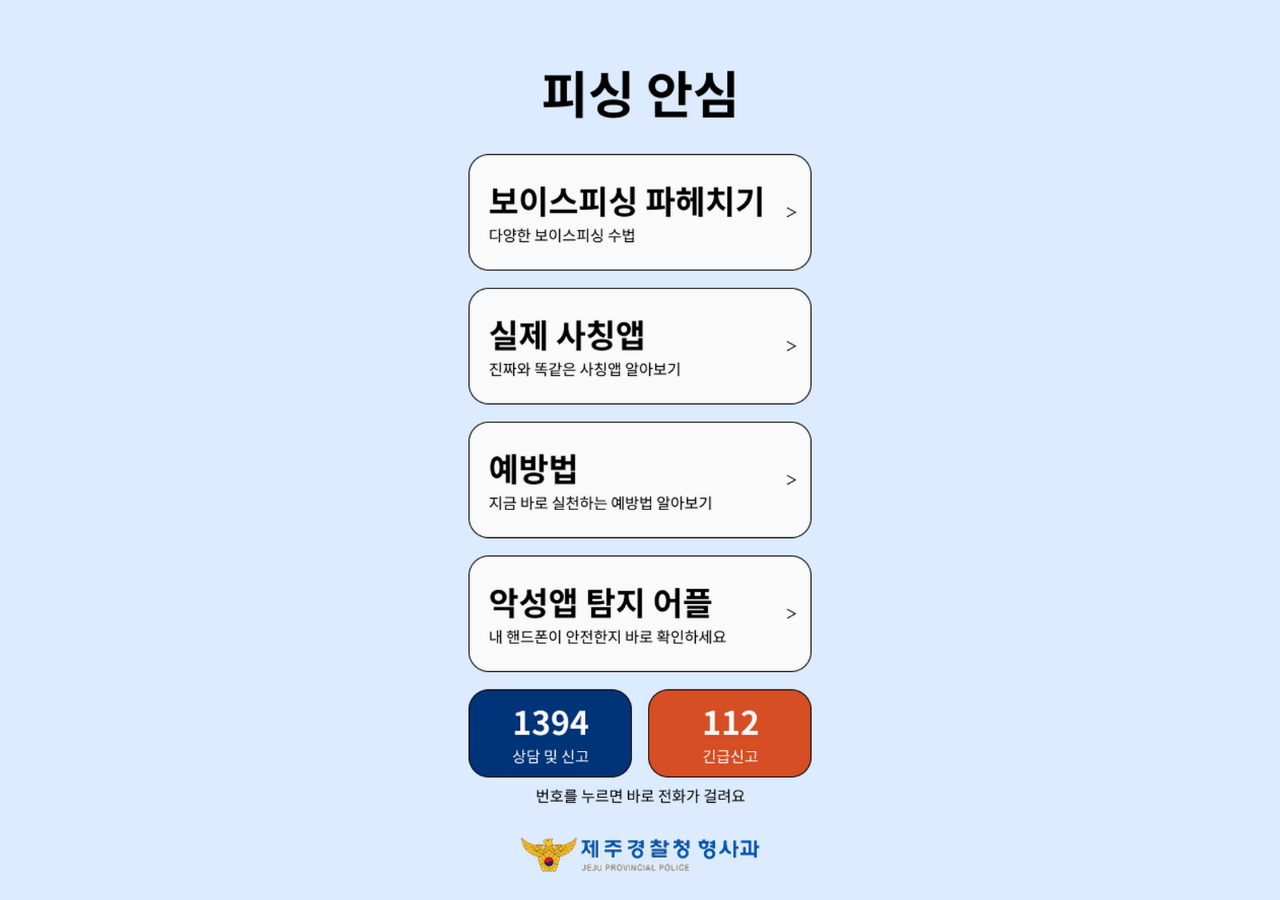
<file: index.html>
<!DOCTYPE html>
<html lang="ko">
<head>
<meta charset="UTF-8">
<meta name="viewport" content="width=device-width, initial-scale=1, maximum-scale=1, viewport-fit=cover">
<title>피싱안심</title>
<meta name="description" content="고령층을 위한 보이스피싱 예방 음성 안내 서비스">
<meta name="theme-color" content="#003478">
<link rel="manifest" href="manifest.json">
<link rel="icon" href="assets/icons/icon-192.png">
<link rel="apple-touch-icon" href="assets/icons/icon-180.png">
<link rel="stylesheet" href="css/style.css?v=20">
</head>
<body>
<div class="screen">
  <div class="screen-shot-wrap">
    <img id="shotImg" src="assets/screens/index.png?v=20" alt="피싱 안심">
    <div class="hotspot-layer" id="hotspotLayer">
      <a class="hotspot" style="left:7.96%;top:16.70%;width:84.08%;height:13.04%" href="types.html" aria-label="보이스피싱 파헤치기"></a>
      <a class="hotspot" style="left:7.96%;top:31.81%;width:84.08%;height:13.04%" href="fake-apps.html" aria-label="실제 사칭앱"></a>
      <a class="hotspot" style="left:7.96%;top:46.91%;width:84.08%;height:13.04%" href="prevention.html" aria-label="예방법"></a>
      <a class="hotspot" style="left:7.96%;top:62.01%;width:84.08%;height:13.04%" href="detect-apps.html" aria-label="악성앱 탐지 어플"></a>
      <a class="hotspot" style="left:8.21%;top:77.23%;width:39.55%;height:9.73%" href="tel:1394" aria-label="1394 상담 및 신고"></a>
      <a class="hotspot" style="left:52.24%;top:77.23%;width:39.55%;height:9.73%" href="tel:112" aria-label="112 긴급신고"></a>
    </div>
  </div>
</div>

<script src="js/app.js?v=20"></script>
<script>
  syncHotspotLayer(document.getElementById('shotImg'), document.getElementById('hotspotLayer'));
</script>
</body>
</html>
</file>
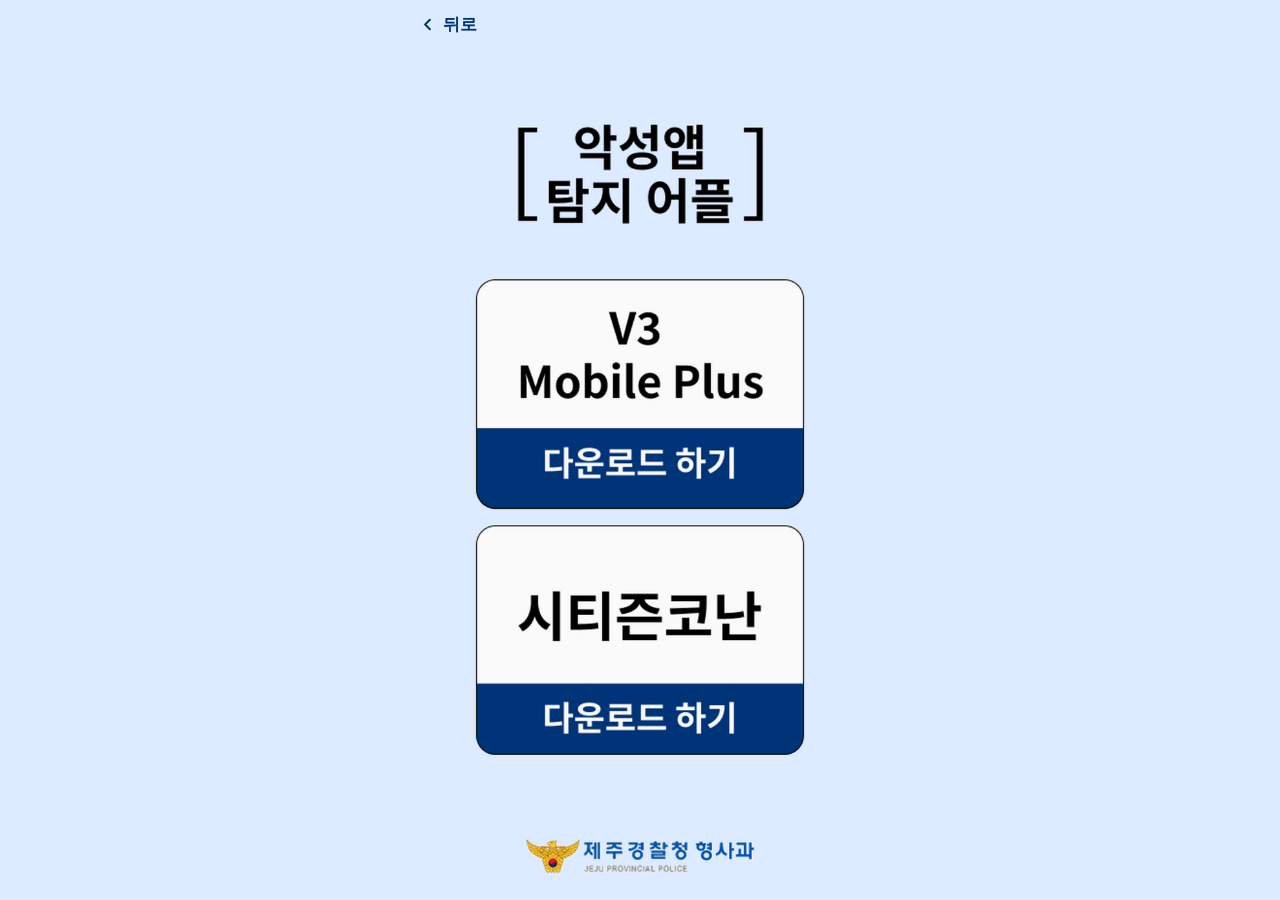
<file: detect-apps.html>
<!DOCTYPE html>
<html lang="ko">
<head>
<meta charset="UTF-8">
<meta name="viewport" content="width=device-width, initial-scale=1, maximum-scale=1, viewport-fit=cover">
<title>악성앱 탐지 어플 - 피싱안심</title>
<meta name="theme-color" content="#003478">
<link rel="manifest" href="manifest.json">
<link rel="icon" href="assets/icons/icon-192.png">
<link rel="stylesheet" href="css/style.css?v=20">
</head>
<body>
<div class="screen">
  <div class="topbar">
    <a class="back-btn" href="index.html">
      <svg viewBox="0 0 24 24" fill="none" stroke="currentColor" stroke-width="2.5" stroke-linecap="round" stroke-linejoin="round"><path d="M15 18l-6-6 6-6"/></svg>
      뒤로
    </a>
  </div>

  <div class="screen-shot-wrap">
    <img id="shotImg" src="assets/screens/detect-apps.png?v=20" alt="악성앱 탐지 어플">
    <div class="hotspot-layer" id="hotspotLayer">
      <a class="hotspot" style="left:8.21%;top:45.42%;width:83.33%;height:9.27%" href="https://play.google.com/store/apps/details?id=com.ahnlab.v3mobileplus&hl=ko" target="_blank" rel="noopener" aria-label="V3 Mobile Plus 다운로드"></a>
      <a class="hotspot" style="left:8.21%;top:75.51%;width:83.33%;height:8.12%" href="https://play.google.com/store/apps/details?id=com.infinigru.phishingeyes.premium&hl=ko" target="_blank" rel="noopener" aria-label="시티즌코난 다운로드"></a>
    </div>
  </div>
</div>
<script src="js/app.js?v=20"></script>
<script>
  syncHotspotLayer(document.getElementById('shotImg'), document.getElementById('hotspotLayer'));
</script>
</body>
</html>
</file>
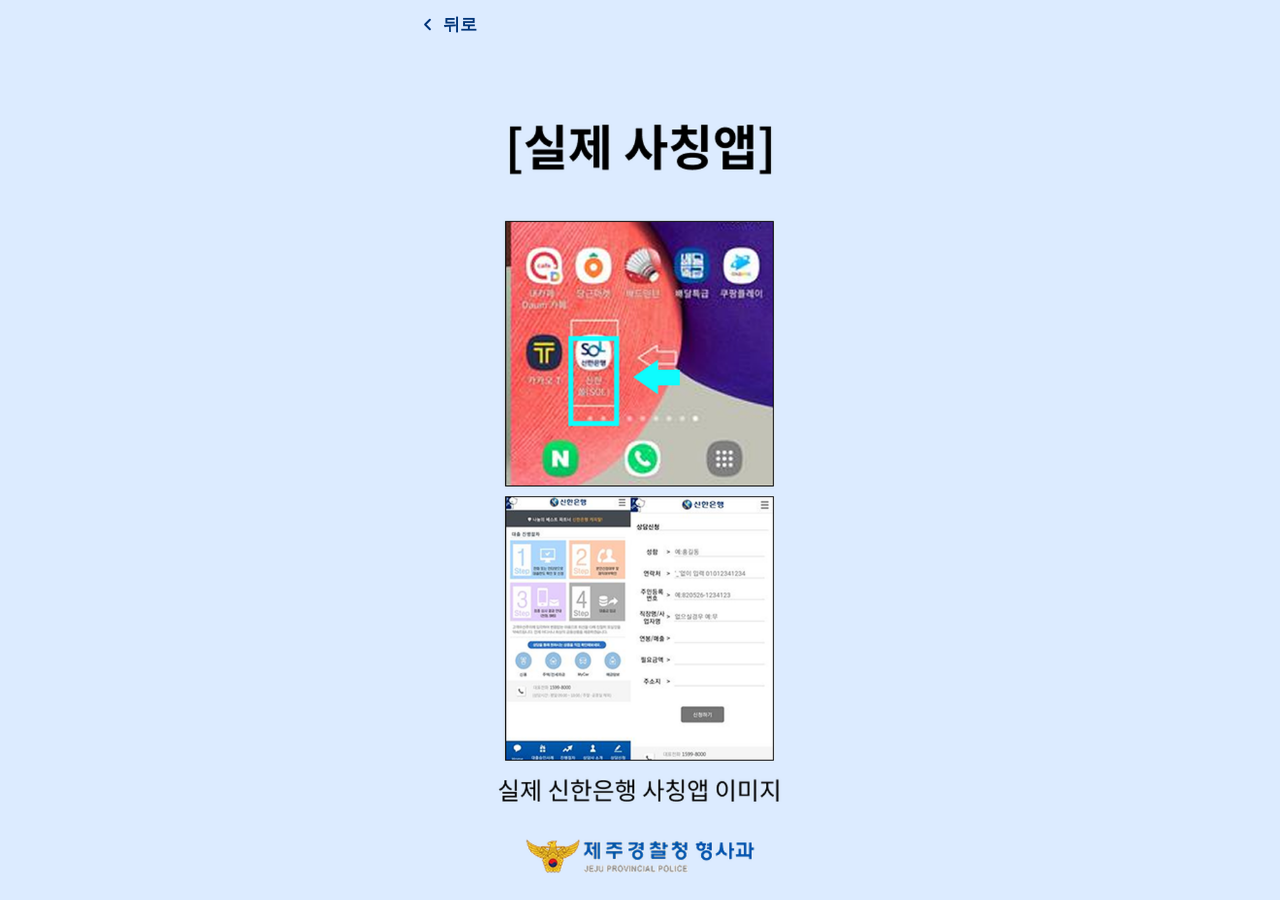
<file: fake-apps.html>
<!DOCTYPE html>
<html lang="ko">
<head>
<meta charset="UTF-8">
<meta name="viewport" content="width=device-width, initial-scale=1, maximum-scale=1, viewport-fit=cover">
<title>실제 사칭앱 - 피싱안심</title>
<meta name="theme-color" content="#003478">
<link rel="manifest" href="manifest.json">
<link rel="icon" href="assets/icons/icon-192.png">
<link rel="stylesheet" href="css/style.css?v=20">
</head>
<body>
<div class="screen">
  <div class="topbar">
    <a class="back-btn" href="index.html">
      <svg viewBox="0 0 24 24" fill="none" stroke="currentColor" stroke-width="2.5" stroke-linecap="round" stroke-linejoin="round"><path d="M15 18l-6-6 6-6"/></svg>
      뒤로
    </a>
  </div>

  <div class="screen-shot-wrap">
    <img src="assets/screens/fake-apps.png?v=20" alt="실제 사칭앱 - 실제 신한은행 사칭앱 이미지">
  </div>
</div>
<script src="js/app.js?v=20"></script>
</body>
</html>
</file>
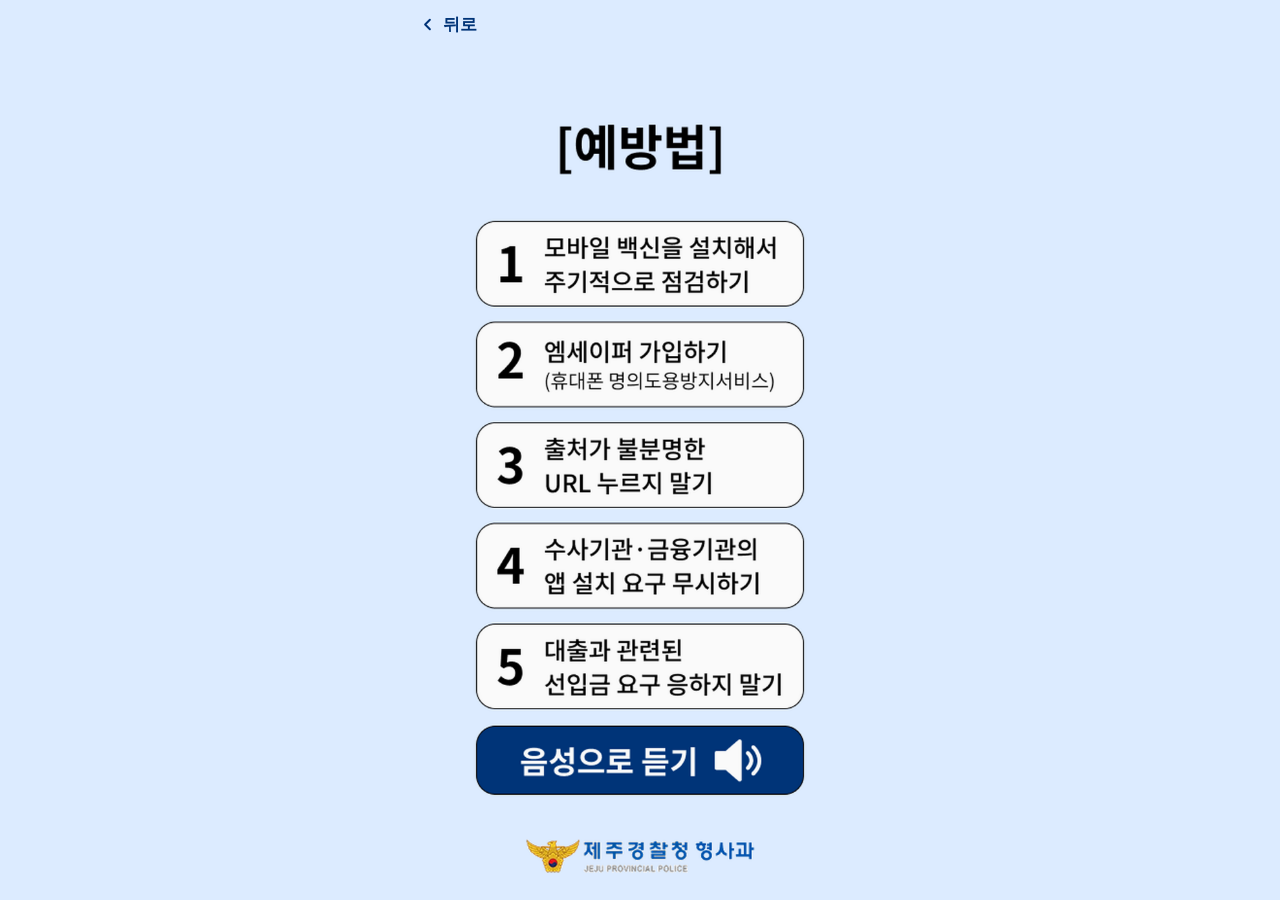
<file: prevention.html>
<!DOCTYPE html>
<html lang="ko">
<head>
<meta charset="UTF-8">
<meta name="viewport" content="width=device-width, initial-scale=1, maximum-scale=1, viewport-fit=cover">
<title>예방법 - 피싱안심</title>
<meta name="theme-color" content="#003478">
<link rel="manifest" href="manifest.json">
<link rel="icon" href="assets/icons/icon-192.png">
<link rel="stylesheet" href="css/style.css?v=20">
</head>
<body>
<div class="screen">
  <div class="topbar">
    <a class="back-btn" href="index.html">
      <svg viewBox="0 0 24 24" fill="none" stroke="currentColor" stroke-width="2.5" stroke-linecap="round" stroke-linejoin="round"><path d="M15 18l-6-6 6-6"/></svg>
      뒤로
    </a>
  </div>

  <div class="screen-shot-wrap">
    <img id="shotImg" src="assets/screens/prevention.png?v=20" alt="예방법">
    <div class="hotspot-layer" id="hotspotLayer">
      <button class="hotspot" style="left:8.21%;top:80.55%;width:83.33%;height:7.78%" data-audio="assets/audio/prevention-desc.mp3" data-status-for="playStatus" aria-label="예방법 음성으로 듣기"></button>
    </div>
  </div>

  <p class="play-status" id="playStatus"></p>
</div>

<script src="js/app.js?v=20"></script>
<script>
  document.querySelectorAll('[data-audio]').forEach(setupAudioButton);
  syncHotspotLayer(document.getElementById('shotImg'), document.getElementById('hotspotLayer'));
</script>
</body>
</html>
</file>
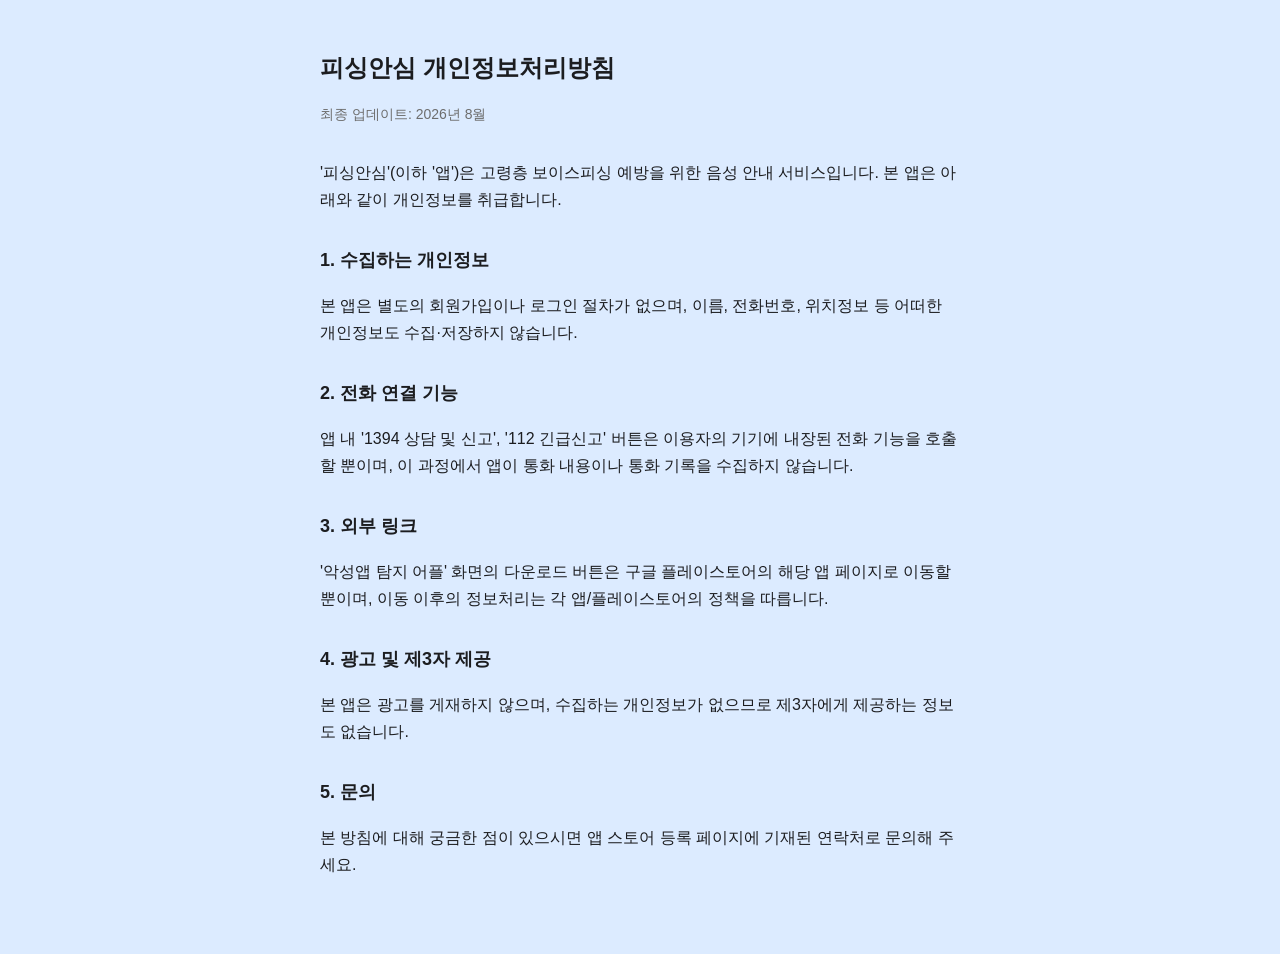
<file: privacy.html>
<!DOCTYPE html>
<html lang="ko">
<head>
<meta charset="UTF-8">
<meta name="viewport" content="width=device-width, initial-scale=1">
<title>개인정보처리방침 - 피싱안심</title>
<style>
  body{
    font-family: 'Noto Sans KR', 'Malgun Gothic', sans-serif;
    background:#DCEBFF; color:#1C1D20;
    max-width:640px; margin:0 auto; padding:32px 24px 60px;
    line-height:1.7; font-size:16px;
  }
  h1{ font-size:24px; margin-bottom:8px; }
  h2{ font-size:18px; margin-top:32px; }
  .updated{ color:#6d6d6d; font-size:14px; margin-bottom:32px; }
  a{ color:#003478; }
</style>
</head>
<body>
  <h1>피싱안심 개인정보처리방침</h1>
  <p class="updated">최종 업데이트: 2026년 8월</p>

  <p>'피싱안심'(이하 '앱')은 고령층 보이스피싱 예방을 위한 음성 안내 서비스입니다.
  본 앱은 아래와 같이 개인정보를 취급합니다.</p>

  <h2>1. 수집하는 개인정보</h2>
  <p>본 앱은 별도의 회원가입이나 로그인 절차가 없으며, 이름, 전화번호, 위치정보 등
  어떠한 개인정보도 수집·저장하지 않습니다.</p>

  <h2>2. 전화 연결 기능</h2>
  <p>앱 내 '1394 상담 및 신고', '112 긴급신고' 버튼은 이용자의 기기에 내장된
  전화 기능을 호출할 뿐이며, 이 과정에서 앱이 통화 내용이나 통화 기록을
  수집하지 않습니다.</p>

  <h2>3. 외부 링크</h2>
  <p>'악성앱 탐지 어플' 화면의 다운로드 버튼은 구글 플레이스토어의 해당 앱
  페이지로 이동할 뿐이며, 이동 이후의 정보처리는 각 앱/플레이스토어의
  정책을 따릅니다.</p>

  <h2>4. 광고 및 제3자 제공</h2>
  <p>본 앱은 광고를 게재하지 않으며, 수집하는 개인정보가 없으므로 제3자에게
  제공하는 정보도 없습니다.</p>

  <h2>5. 문의</h2>
  <p>본 방침에 대해 궁금한 점이 있으시면 앱 스토어 등록 페이지에 기재된
  연락처로 문의해 주세요.</p>
</body>
</html>
</file>
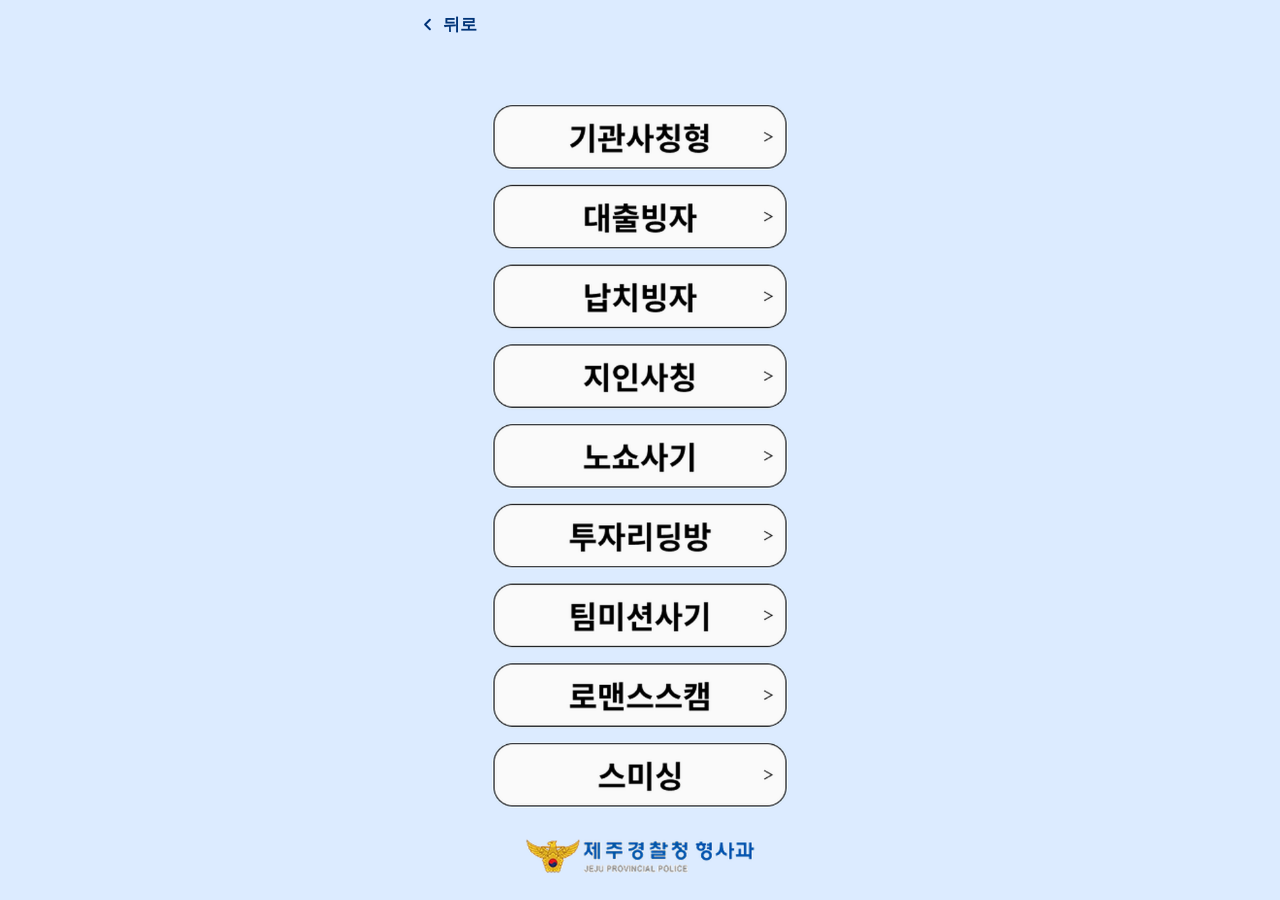
<file: types.html>
<!DOCTYPE html>
<html lang="ko">
<head>
<meta charset="UTF-8">
<meta name="viewport" content="width=device-width, initial-scale=1, maximum-scale=1, viewport-fit=cover">
<title>보이스피싱 파헤치기 - 피싱안심</title>
<meta name="theme-color" content="#003478">
<link rel="manifest" href="manifest.json">
<link rel="icon" href="assets/icons/icon-192.png">
<link rel="stylesheet" href="css/style.css?v=20">
</head>
<body>
<div class="screen">
  <div class="topbar">
    <a class="back-btn" href="index.html">
      <svg viewBox="0 0 24 24" fill="none" stroke="currentColor" stroke-width="2.5" stroke-linecap="round" stroke-linejoin="round"><path d="M15 18l-6-6 6-6"/></svg>
      뒤로
    </a>
  </div>

  <div class="screen-shot-wrap">
    <img id="shotImg" src="assets/screens/types.png?v=20" alt="보이스피싱 파헤치기 목록">
    <div class="hotspot-layer" id="hotspotLayer">
      <a class="hotspot" style="left:12.44%;top:7.44%;width:74.88%;height:7.32%" href="type.html?id=institution" aria-label="기관사칭형"></a>
      <a class="hotspot" style="left:12.44%;top:16.82%;width:74.88%;height:7.32%" href="type.html?id=loan" aria-label="대출빙자"></a>
      <a class="hotspot" style="left:12.44%;top:26.20%;width:74.88%;height:7.32%" href="type.html?id=kidnap" aria-label="납치빙자"></a>
      <a class="hotspot" style="left:12.44%;top:35.58%;width:74.88%;height:7.32%" href="type.html?id=acquaintance" aria-label="지인사칭"></a>
      <a class="hotspot" style="left:12.44%;top:44.97%;width:74.88%;height:7.32%" href="type.html?id=noshow" aria-label="노쇼사기"></a>
      <a class="hotspot" style="left:12.44%;top:54.35%;width:74.88%;height:7.32%" href="type.html?id=investment" aria-label="투자리딩방"></a>
      <a class="hotspot" style="left:12.44%;top:63.73%;width:74.88%;height:7.32%" href="type.html?id=teammission" aria-label="팀미션사기"></a>
      <a class="hotspot" style="left:12.44%;top:73.11%;width:74.88%;height:7.32%" href="type.html?id=romance" aria-label="로맨스스캠"></a>
      <a class="hotspot" style="left:12.44%;top:82.49%;width:74.88%;height:7.32%" href="type.html?id=smishing" aria-label="스미싱"></a>
    </div>
  </div>
</div>

<script src="js/app.js?v=20"></script>
<script>
  syncHotspotLayer(document.getElementById('shotImg'), document.getElementById('hotspotLayer'));
</script>
</body>
</html>
</file>
<file: css/style.css>
/* ===== 피싱안심 공통 스타일 ===== */
/* 모든 화면은 제공된 원본 디자인 이미지를 그대로 사용합니다.
   글씨체·크기·색상·간격은 이미지 자체에 포함되어 있으므로 별도로
   재현하지 않고, 그 위에 위치(%)만 지정한 투명 버튼을 얹어 동작하게 합니다. */

:root{
  --navy: #003478;
  --bg: #DCEBFF;
  --white: #ffffff;
  --safe-top: env(safe-area-inset-top, 0px);
  --safe-bottom: env(safe-area-inset-bottom, 0px);
}

*{ box-sizing: border-box; -webkit-tap-highlight-color: transparent; }

html,body{
  margin:0; padding:0;
  height: 100%;
  background: var(--bg);
  color: #1C1D20;
  font-family: 'Noto Sans KR', 'Malgun Gothic', 'Apple SD Gothic Neo', sans-serif;
  -webkit-font-smoothing: antialiased;
  overflow: hidden;
  overscroll-behavior: none;
}

body{
  height: 100vh;
  height: 100dvh;
}

.screen{
  max-width: 480px;
  margin: 0 auto;
  height: 100%;
  padding: calc(6px + var(--safe-top)) 0 calc(8px + var(--safe-bottom));
  display: flex;
  flex-direction: column;
  overflow: hidden;
}

/* 상단 뒤로가기 바 - 이미지 위가 아니라 배경색 위 별도 영역이라
   원본 디자인을 건드리지 않습니다 */
.topbar{
  display: flex;
  align-items: center;
  min-height: 36px;
  flex-shrink: 0;
  padding: 0 18px;
}
.back-btn{
  display: inline-flex;
  align-items: center;
  gap: 6px;
  background: none;
  border: none;
  color: var(--navy);
  font-size: 17px;
  font-weight: 700;
  font-family: inherit;
  padding: 6px 10px 6px 0;
  cursor: pointer;
  text-decoration: none;
}
.back-btn:active{ opacity: 0.6; }
.back-btn svg{ width: 19px; height: 19px; }

/* 원본 이미지 + 투명 버튼 오버레이 - 화면 높이에 맞춰 축소되며(스크롤 없음),
   버튼 위치는 JS가 실제 이미지 렌더링 박스에 맞춰 매번 정렬합니다 */
.screen-shot-wrap{
  flex: 1;
  min-height: 0;
  position: relative;
  display: flex;
  align-items: center;
  justify-content: center;
}
.screen-shot-wrap.top-align{
  align-items: flex-start;
}
.screen-shot-wrap.auto-size{
  flex: 0 1 auto;
}
.screen-shot-wrap.auto-size img{
  max-height: none;
  width: 100%;
  height: auto;
}
.screen.allow-scroll{
  overflow-y: auto;
  -webkit-overflow-scrolling: touch;
}
.screen-shot-wrap img{
  max-width: 100%;
  max-height: 100%;
  width: auto;
  height: auto;
  display: block;
  -webkit-user-select: none;
  user-select: none;
}
.hotspot-layer{
  position: absolute;
  pointer-events: none;
}
.hotspot-layer .hotspot,
.hotspot-layer .listen-btn-overlay{
  pointer-events: auto;
}
.hotspot{
  position: absolute;
  display: block;
  background: transparent;
  border: none;
  padding: 0;
  margin: 0;
  cursor: pointer;
  -webkit-tap-highlight-color: rgba(0,0,0,0.08);
}
.hotspot:active{
  background: rgba(255,255,255,0.15);
  border-radius: 14px;
}
.hotspot.playing{
  background: rgba(255,255,255,0.14);
  box-shadow: inset 0 0 0 4px rgba(255,255,255,0.85);
  border-radius: 14px;
  animation: pulse-glow 1.1s ease-in-out infinite;
}
@keyframes pulse-glow{
  0%, 100% { box-shadow: inset 0 0 0 4px rgba(255,255,255,0.85); }
  50% { box-shadow: inset 0 0 0 4px rgba(255,255,255,0.35); }
}

.play-status{
  display: none;
  align-items: center;
  justify-content: center;
  gap: 8px;
  text-align: center;
  font-size: 16px;
  font-weight: 800;
  color: var(--white);
  background: var(--navy);
  border-radius: 12px;
  padding: 10px 16px;
  margin: 8px 18px 0;
  flex-shrink: 0;
}
.play-status.show{ display: flex; }
.play-status .dot{
  width: 10px;
  height: 10px;
  border-radius: 50%;
  background: #4ade80;
  flex-shrink: 0;
  animation: blink 1s ease-in-out infinite;
}
@keyframes blink{
  0%, 100% { opacity: 1; }
  50% { opacity: 0.25; }
}

.spacer{ flex: 1; }

/* 예방법 화면에 추가된 "음성으로 듣기" 버튼 - 원본 이미지 위가 아니라
   이미지 아래 별도 영역에 새로 추가하는 버튼입니다 */
.listen-btn{
  flex-shrink: 0;
  display: flex;
  align-items: center;
  justify-content: center;
  gap: 10px;
  margin: 10px 18px 0;
  padding: 15px 18px;
  background: var(--navy);
  color: var(--white);
  border: none;
  border-radius: 14px;
  font-family: inherit;
  font-size: 18px;
  font-weight: 800;
  cursor: pointer;
  transition: filter .15s ease, transform .08s ease;
}
.listen-btn:active{ transform: scale(0.98); }
.listen-btn.playing{
  background: #00265a;
  animation: pulse-glow-bg 1.1s ease-in-out infinite;
}
@keyframes pulse-glow-bg{
  0%, 100% { filter: brightness(1); }
  50% { filter: brightness(1.25); }
}
.listen-btn svg{ width: 24px; height: 24px; flex-shrink: 0; }

/* 예방법 이미지의 숫자 카드와 같은 자리/간격에 겹쳐서 얹는 실제 음성 버튼 */
.listen-btn-overlay{
  position: absolute;
  display: flex;
  align-items: center;
  justify-content: center;
  gap: 10px;
  background: var(--navy);
  color: var(--white);
  border: none;
  border-radius: 16px;
  font-family: inherit;
  font-size: 4.2vw;
  font-weight: 800;
  cursor: pointer;
  padding: 0 4%;
  transition: filter .15s ease, transform .08s ease;
}
.listen-btn-overlay:active{ transform: scale(0.98); }
.listen-btn-overlay.playing{
  background: #00265a;
  animation: pulse-glow-bg 1.1s ease-in-out infinite;
}
.listen-btn-overlay svg{ width: 5.5vw; height: 5.5vw; flex-shrink: 0; min-width: 20px; min-height: 20px; }

@media (prefers-reduced-motion: reduce){
  *{ transition: none !important; }
}
</file>
